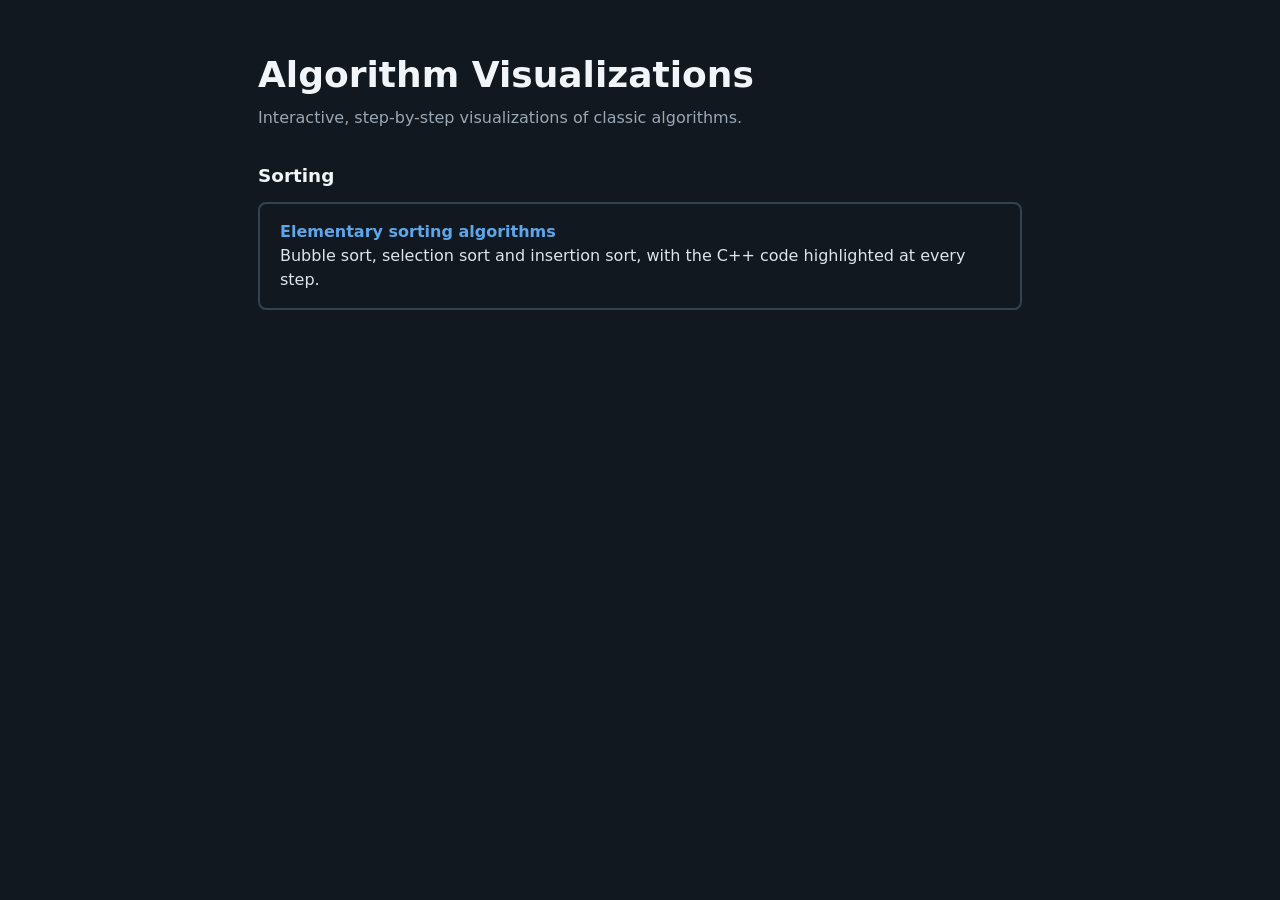
<file: index.html>
<!DOCTYPE html>
<html lang="en">
<head>
  <meta charset="utf-8">
  <meta name="viewport" content="width=device-width, initial-scale=1">
  <title>Algorithm Visualizations</title>
  <meta name="description" content="Interactive, step-by-step visualizations of classic algorithms.">
  <link rel="icon" href="data:,">
  <style>
    :root {
      color-scheme: dark;
      --ink: light-dark(#24303c, #dde4eb);
      --ink-strong: light-dark(#16324f, #f1f5f9);
      --muted: light-dark(#6b7885, #9aa7b4);
      --line: light-dark(#d5dde4, #34424f);
      --surface: light-dark(#ffffff, #12181f);
      --accent: light-dark(#1a63a9, #5ea6ea);
    }

    * { box-sizing: border-box; }

    body {
      margin: 0;
      background: var(--surface);
      color: var(--ink);
      font-family: "Segoe UI", system-ui, -apple-system, Roboto, Arial, sans-serif;
      line-height: 1.5;
    }

    main {
      max-width: 860px;
      margin: 0 auto;
      padding: clamp(1rem, 4vw, 3rem);
    }

    h1 { margin: 0 0 0.25rem; color: var(--ink-strong); font-size: clamp(1.5rem, 1.2rem + 1.5vw, 2.25rem); }
    h2 { margin: 2rem 0 0.75rem; color: var(--ink-strong); font-size: 1.15rem; }
    p { margin: 0; color: var(--muted); }

    ul {
      display: grid;
      gap: 0.75rem;
      margin: 0;
      padding: 0;
      list-style: none;
    }

    a {
      display: block;
      padding: 1rem 1.25rem;
      border: 2px solid var(--line);
      border-radius: 8px;
      color: inherit;
      text-decoration: none;
    }

    a:hover,
    a:focus-visible {
      border-color: var(--accent);
      outline: none;
    }

    a strong { display: block; color: var(--accent); }
  </style>
</head>
<body>
  <main>
    <h1>Algorithm Visualizations</h1>
    <p>Interactive, step-by-step visualizations of classic algorithms.</p>

    <h2>Sorting</h2>
    <ul>
      <li>
        <a href="sorting-elementary/">
          <strong>Elementary sorting algorithms</strong>
          Bubble sort, selection sort and insertion sort, with the C++ code highlighted at every step.
        </a>
      </li>
    </ul>
  </main>
</body>
</html>
</file>
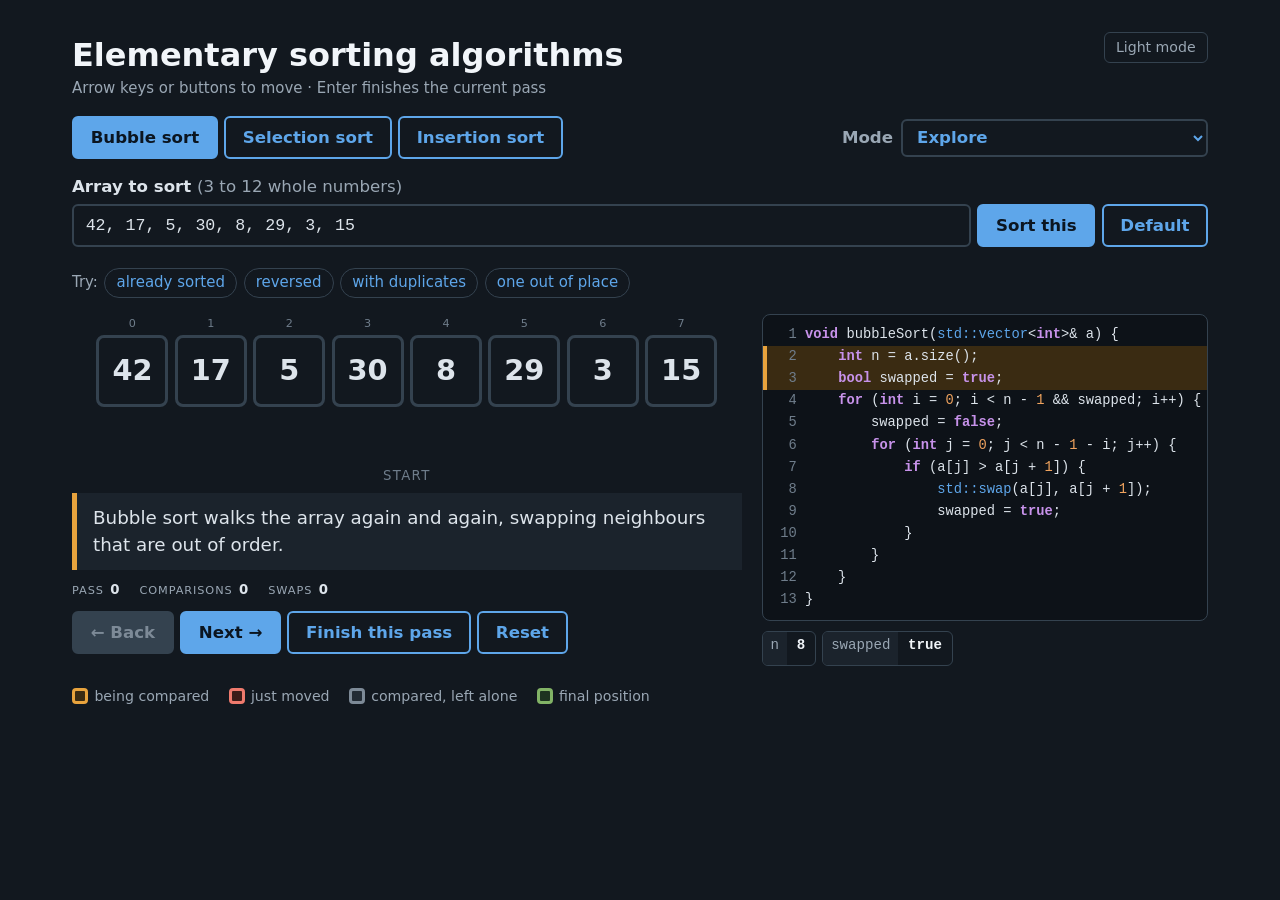
<file: sorting-elementary/index.html>
<!DOCTYPE html>
<html lang="en">
<head>
  <meta charset="utf-8">
  <meta name="viewport" content="width=device-width, initial-scale=1">
  <title>Elementary Sorting Algorithms</title>
  <meta name="description" content="Step through bubble sort, selection sort and insertion sort, with the C++ code highlighted at every step.">
  <link rel="icon" href="data:,">
  <link rel="stylesheet" href="styles.css">
  <script src="theme.js"></script>
</head>
<body>
  <main class="app">
    <header class="header">
      <div>
        <h1>Elementary sorting algorithms</h1>
        <p class="hint">Arrow keys or buttons to move &middot; Enter finishes the current pass</p>
      </div>
      <button type="button" class="theme-toggle" id="themeToggle">Light mode</button>
    </header>

    <div class="toolbar">
      <div class="tabs" role="group" aria-label="Algorithm">
        <button type="button" data-algorithm="bubble">Bubble sort</button>
        <button type="button" data-algorithm="selection">Selection sort</button>
        <button type="button" data-algorithm="insertion">Insertion sort</button>
      </div>

      <label class="mode">
        Mode
        <select id="modeSelect">
          <option value="explore">Explore</option>
          <option value="play">Practice: play the algorithm</option>
          <option value="code">Practice: complete the code</option>
        </select>
      </label>
    </div>

    <form class="input" id="arrayForm">
      <label for="arrayInput">Array to sort <span class="muted">(3 to 12 whole numbers)</span></label>
      <div class="input-row">
        <input id="arrayInput" type="text" inputmode="numeric" autocomplete="off" spellcheck="false">
        <button type="submit">Sort this</button>
        <button type="button" class="ghost" id="defaultButton">Default</button>
      </div>
      <p class="error" id="inputError" role="alert"></p>
      <div class="presets">
        <span class="muted">Try:</span>
        <button type="button" class="chip" data-preset="3, 5, 8, 15, 17, 29, 30, 42">already sorted</button>
        <button type="button" class="chip" data-preset="42, 30, 29, 17, 15, 8, 5, 3">reversed</button>
        <button type="button" class="chip" data-preset="17, 5, 30, 5, 17, 8, 30, 3">with duplicates</button>
        <button type="button" class="chip" data-preset="5, 8, 15, 3, 17, 29, 30, 42">one out of place</button>
      </div>
    </form>

    <div class="workspace">
      <section class="stage" aria-label="Array">
        <div class="challenge" id="challenge" hidden>
          <span class="challenge-title" id="challengeTitle"></span>
          <div class="challenge-actions">
            <button type="button" class="ghost small" id="challengePrev" aria-label="Previous challenge">&lsaquo;</button>
            <button type="button" class="ghost small" id="challengeNext" aria-label="Next challenge">&rsaquo;</button>
            <button type="button" class="ghost small" id="retryButton">Try another option</button>
          </div>
        </div>
        <div class="held" id="held">
          <span class="held-label">key</span>
          <span class="held-value" id="heldValue"></span>
        </div>
        <div class="track">
          <div class="array" id="array"></div>
          <div class="pointers" id="pointers" aria-hidden="true"></div>
        </div>

        <p class="phase" id="phase"></p>
        <p class="status" id="status" aria-live="polite"></p>

        <div class="question" id="question" hidden>
          <p class="question-prompt" id="questionPrompt"></p>
          <pre class="question-code" id="questionCode" hidden></pre>
          <div class="question-actions" id="questionActions"></div>
        </div>
        <p class="feedback" id="feedback" aria-live="polite" hidden></p>

        <dl class="meters">
          <div class="meter"><dt>Pass</dt><dd id="passValue">0</dd></div>
          <div class="meter"><dt>Comparisons</dt><dd id="comparisonsValue">0</dd></div>
          <div class="meter"><dt id="movesLabel">Swaps</dt><dd id="movesValue">0</dd></div>
          <div class="meter score" id="score" hidden>
            <dt>Correct</dt><dd id="correctValue">0</dd>
            <dt>Mistakes</dt><dd id="mistakesValue">0</dd>
          </div>
        </dl>

        <div class="controls">
          <button type="button" class="ghost" id="backButton">&larr; Back</button>
          <button type="button" id="nextButton">Next &rarr;</button>
          <button type="button" class="ghost" id="passButton">Finish this pass</button>
          <button type="button" class="ghost" id="resetButton">Reset</button>
        </div>
      </section>

      <section class="code-panel" aria-label="C++ code">
        <pre class="code" id="code"></pre>
        <dl class="variables" id="variables"></dl>
      </section>
    </div>

    <ul class="legend" id="legend">
      <li data-legend="compare"><span class="swatch compare"></span><span class="legend-label">being compared</span></li>
      <li data-legend="moved"><span class="swatch moved"></span><span class="legend-label">just moved</span></li>
      <li data-legend="same"><span class="swatch same"></span><span class="legend-label">compared, left alone</span></li>
      <li data-legend="current"><span class="swatch current"></span><span class="legend-label"></span></li>
      <li data-legend="sorted"><span class="swatch sorted"></span><span class="legend-label">sorted so far, may still shift</span></li>
      <li data-legend="final"><span class="swatch final"></span><span class="legend-label">final position</span></li>
    </ul>
  </main>

  <script src="practice.js"></script>
  <script src="challenge.js"></script>
  <script src="script.js"></script>
</body>
</html>
</file>
<file: sorting-elementary/styles.css>
/* ==========================================================================
   Tokens
   ========================================================================== */

/* Each color is light-dark(light value, dark value). The page is dark by
   default; the theme button sets data-theme="light" on <html> to switch. */
:root {
  color-scheme: dark;

  --ink: light-dark(#24303c, #dde4eb);
  --ink-strong: light-dark(#16324f, #f1f5f9);
  --muted: light-dark(#6b7885, #9aa7b4);
  --faint: light-dark(#9aa7b4, #6f7d8b);
  --line: light-dark(#d5dde4, #34424f);
  --surface: light-dark(#ffffff, #12181f);
  --surface-alt: light-dark(#f4f6f8, #1b232c);
  --code-bg: light-dark(#f8fafc, #0d1218);

  --accent: light-dark(#1a63a9, #5ea6ea);
  --accent-soft: light-dark(#e3eefb, #15304a);
  --on-accent: light-dark(#ffffff, #0b1520);
  --disabled-ink: light-dark(#ffffff, #7d8a97);

  --compare: light-dark(#e8a33d, #e8a33d);
  --compare-soft: light-dark(#fdf3e3, #3a2b12);
  --moved: light-dark(#c0392b, #ef7a6d);
  --moved-soft: light-dark(#fdecea, #3d1c18);
  --same: light-dark(#9aa7b4, #7d8a97);
  --same-soft: light-dark(#f2f4f6, #222b34);
  --current: light-dark(#1a63a9, #5ea6ea);
  --current-soft: light-dark(#e3eefb, #15304a);
  --final: light-dark(#82b366, #82b366);
  --final-soft: light-dark(#d5e8d4, #1d3320);
  --final-ink: light-dark(#3d6b2e, #a9dc8f);
  --pass-soft: light-dark(#f0f8ef, #172818);
  --sorted: light-dark(#7cb0a8, #6fb3a9);
  --sorted-soft: light-dark(#e8f4f2, #142f2c);
  --sorted-ink: light-dark(#35706a, #8fd3c8);

  --tok-keyword: light-dark(#8a3ab9, #c792ea);
  --tok-number: light-dark(#b35c00, #f0a35e);

  --radius: 8px;
  --font: "Segoe UI", system-ui, -apple-system, Roboto, Arial, sans-serif;
  --mono: ui-monospace, "Cascadia Code", Consolas, "Liberation Mono", monospace;
}

:root[data-theme="light"] { color-scheme: light; }

/* ==========================================================================
   Base
   ========================================================================== */

*,
*::before,
*::after {
  box-sizing: border-box;
}

body {
  margin: 0;
  background: var(--surface);
  color: var(--ink);
  font-family: var(--font);
  font-size: clamp(0.875rem, 0.8rem + 0.3vw, 1.05rem);
  line-height: 1.45;
}

h1,
p,
dl,
dd,
ul {
  margin: 0;
}

[hidden] {
  display: none !important;
}

.app {
  max-width: 1200px;
  margin: 0 auto;
  padding: clamp(0.75rem, 2.5vw, 2rem);
}

.muted {
  color: var(--muted);
  font-weight: 400;
}

/* ==========================================================================
   Buttons
   ========================================================================== */

button {
  font: inherit;
  font-weight: 600;
  padding: 0.45em 1em;
  border: 2px solid var(--accent);
  border-radius: 6px;
  background: var(--accent);
  color: var(--on-accent);
  cursor: pointer;
}

button.ghost,
.tabs button {
  background: var(--surface);
  color: var(--accent);
}

.tabs button[aria-pressed="true"] {
  background: var(--accent);
  color: var(--on-accent);
}

button:disabled {
  border-color: var(--line);
  background: var(--line);
  color: var(--disabled-ink);
  cursor: default;
}

button:focus-visible,
input:focus-visible,
select:focus-visible {
  outline: 3px solid var(--compare);
  outline-offset: 2px;
}

/* ==========================================================================
   Header, toolbar and input
   ========================================================================== */

.header {
  display: flex;
  justify-content: space-between;
  align-items: flex-start;
  gap: 0.75rem;
  margin-bottom: 1rem;
}

button.theme-toggle {
  flex: none;
  padding: 0.3em 0.8em;
  border-width: 1px;
  border-color: var(--line);
  background: var(--surface);
  color: var(--muted);
  font-weight: 500;
  font-size: 0.85em;
}

.header h1 {
  font-size: clamp(1.25rem, 1rem + 1.4vw, 2rem);
  color: var(--ink-strong);
}

.hint {
  color: var(--muted);
  font-size: 0.9em;
}

.toolbar {
  display: flex;
  flex-wrap: wrap;
  justify-content: space-between;
  gap: 0.75rem;
  margin-bottom: 1rem;
}

.tabs {
  display: flex;
  flex-wrap: wrap;
  gap: 0.4rem;
}

.mode {
  display: inline-flex;
  align-items: center;
  gap: 0.5rem;
  font-weight: 600;
  color: var(--muted);
}

.mode select {
  font: inherit;
  font-weight: 600;
  padding: 0.4em 0.6em;
  border: 2px solid var(--line);
  border-radius: 6px;
  background: var(--surface);
  color: var(--accent);
  cursor: pointer;
}

.input {
  margin-bottom: 1rem;
}

.input label {
  display: block;
  font-weight: 600;
  margin-bottom: 0.3rem;
}

.input-row {
  display: flex;
  flex-wrap: wrap;
  gap: 0.4rem;
}

.input-row input {
  flex: 1 1 12rem;
  min-width: 0;
  font: inherit;
  font-family: var(--mono);
  padding: 0.45em 0.7em;
  border: 2px solid var(--line);
  border-radius: 6px;
  background: var(--surface);
  color: var(--ink);
}

.error {
  min-height: 1.4em;
  color: var(--moved);
  font-size: 0.9em;
}

.presets {
  display: flex;
  flex-wrap: wrap;
  align-items: center;
  gap: 0.4rem;
  font-size: 0.9em;
}

button.chip {
  padding: 0.2em 0.75em;
  border-width: 1px;
  border-color: var(--line);
  border-radius: 999px;
  background: var(--surface);
  color: var(--accent);
  font-weight: 500;
}

/* ==========================================================================
   Layout
   ========================================================================== */

.workspace {
  display: grid;
  gap: 1.25rem;
  align-items: start;
}

@media (min-width: 860px) {
  .workspace {
    grid-template-columns: minmax(0, 3fr) minmax(0, 2fr);
  }
}

.stage {
  container-type: inline-size;
  min-width: 0;
}

/* ==========================================================================
   Array
   ========================================================================== */

/* Cells shrink to fit the stage, down to a readable minimum. Below that,
   the track scrolls sideways instead of making the numbers illegible.
   The side padding leaves room for the gap markers of practice mode. */
.track {
  --edge: 1rem;
  overflow-x: auto;
  padding: 0 var(--edge) 0.25rem;
}

.array,
.pointers {
  --gap: 0.4rem;
  --size: clamp(2.25rem, calc((100cqi - 2 * var(--edge) - (var(--count) - 1) * var(--gap)) / var(--count)), 4.5rem);
  display: flex;
  gap: var(--gap);
  width: max-content;
  margin-inline: auto;
}

.array {
  position: relative;
  padding-top: 1.3rem;
}

.cell {
  position: relative;
  display: flex;
  align-items: center;
  justify-content: center;
  width: var(--size);
  height: var(--size);
  border: 3px solid var(--line);
  border-radius: var(--radius);
  background: var(--surface);
  font-size: calc(var(--size) * min(0.4, 1.25 / var(--chars)));
  font-weight: 700;
  color: var(--ink);
  transition: background-color 0.15s, border-color 0.15s, opacity 0.15s, transform 0.15s;
}

.cell .index {
  position: absolute;
  top: -1.35rem;
  font-size: 0.7rem;
  font-weight: 400;
  color: var(--faint);
}

.cell.sorted  { border-color: var(--sorted); border-style: dashed; background: var(--sorted-soft); color: var(--sorted-ink); }
.cell.final   { border-color: var(--final); background: var(--final-soft); color: var(--final-ink); }
.cell.current { border-color: var(--current); background: var(--current-soft); color: var(--current); }
.cell.same    { border-color: var(--same); border-style: solid; background: var(--same-soft); color: var(--ink); }
.cell.moved   { border-color: var(--moved); border-style: solid; background: var(--moved-soft); color: var(--moved); }
.cell.compare { border-color: var(--compare); border-style: solid; background: var(--compare-soft); color: var(--ink); }

/* Complete the code: challenge bar, blank in the code and code options. */
.challenge {
  display: flex;
  flex-wrap: wrap;
  align-items: center;
  justify-content: space-between;
  gap: 0.5rem;
  margin-bottom: 0.5rem;
}

.challenge-title {
  font-size: 0.8em;
  letter-spacing: 0.08em;
  text-transform: uppercase;
  color: var(--muted);
}

.challenge-actions {
  display: flex;
  gap: 0.4rem;
}

button.small {
  padding: 0.2em 0.7em;
  font-size: 0.85em;
}

.blank {
  padding: 0 0.3em;
  border: 2px dashed var(--accent);
  border-radius: 4px;
  color: var(--accent);
}

.blank.is-filled {
  border-style: solid;
  background: var(--accent-soft);
}

.question-code {
  margin: 0 0 0.6rem;
  padding: 0.4rem 0.7rem;
  overflow-x: auto;
  border-radius: 6px;
  background: var(--code-bg);
  font-family: var(--mono);
  font-size: 0.85em;
}

button.code-option {
  font-family: var(--mono);
  font-weight: 500;
}

.feedback.is-note {
  color: var(--muted);
  font-weight: 500;
}

/* Practice answers: clickable cells and the gaps where a value can go. */
.cell.is-option {
  cursor: pointer;
}

.cell.is-option:hover,
.cell.is-option:focus-visible,
.array.is-pair:has(.is-option:hover) .cell.is-option {
  outline: 3px solid var(--accent);
  outline-offset: 2px;
  transform: translateY(-2px);
}

.cell.is-option:focus-visible {
  outline-color: var(--compare);
}

.cell.is-inactive {
  opacity: 0.4;
}

button.gap-marker {
  position: absolute;
  z-index: 1;
  top: 0.95rem;
  left: calc(var(--slot) * (var(--size) + var(--gap)) - var(--gap) / 2);
  width: 1.5rem;
  height: calc(var(--size) + 0.7rem);
  padding: 0;
  border: 0;
  background: transparent;
  transform: translateX(-50%);
}

.gap-marker::before,
.gap-marker::after {
  position: absolute;
  left: 50%;
  transform: translateX(-50%);
  opacity: 0.7;
  transition: opacity 0.15s, width 0.15s;
}

.gap-marker::before {
  content: "";
  top: 0;
  bottom: 0;
  width: 4px;
  border-radius: 2px;
  background: var(--accent);
}

.gap-marker::after {
  content: "\25BC";
  top: -0.75rem;
  font-size: 0.65rem;
  line-height: 1;
  color: var(--accent);
}

.gap-marker:hover::before,
.gap-marker:focus-visible::before {
  width: 8px;
  box-shadow: 0 0 0 3px var(--accent-soft);
}

.gap-marker:hover::before,
.gap-marker:hover::after,
.gap-marker:focus-visible::before,
.gap-marker:focus-visible::after {
  opacity: 1;
}

.gap-marker:focus-visible {
  outline: none;
}

.pointers {
  min-height: 2.6rem;
  margin-top: 0.35rem;
}

.slot {
  display: flex;
  flex-direction: column;
  align-items: center;
  width: var(--size);
  gap: 0.1rem;
}

.pointer {
  font-family: var(--mono);
  font-size: 0.75rem;
  font-weight: 700;
  color: var(--accent);
  white-space: nowrap;
}

.pointer::before {
  content: "\25B2";
  display: block;
  text-align: center;
  font-size: 0.6rem;
  line-height: 1;
}

.held {
  display: flex;
  justify-content: center;
  align-items: center;
  gap: 0.5rem;
  margin-bottom: 0.25rem;
}

.held.is-empty {
  visibility: hidden;
}

.held-label {
  font-family: var(--mono);
  font-weight: 700;
  color: var(--current);
}

.held-value {
  min-width: 3rem;
  padding: 0.2rem 0.6rem;
  border: 3px solid var(--current);
  border-radius: var(--radius);
  background: var(--current-soft);
  color: var(--current);
  font-size: 1.3em;
  font-weight: 700;
  text-align: center;
}

/* ==========================================================================
   Explanation and practice
   ========================================================================== */

.phase {
  min-height: 1.4em;
  margin-top: 0.5rem;
  text-align: center;
  font-size: 0.8em;
  letter-spacing: 0.1em;
  text-transform: uppercase;
  color: var(--faint);
}

.status,
.question {
  min-height: 3.6rem;
  margin: 0.5rem 0;
  padding: 0.75rem 1rem;
  border-left: 5px solid var(--compare);
  background: var(--surface-alt);
  font-size: 1.1em;
}

.status.is-moved { border-left-color: var(--moved); background: var(--moved-soft); }
.status.is-same  { border-left-color: var(--same); }
.status.is-pass  { border-left-color: var(--final); background: var(--pass-soft); }
.status.is-crash { border-left-color: var(--moved); background: var(--moved-soft); }

.question {
  border-left-color: var(--accent);
  background: var(--accent-soft);
}

.question-prompt {
  font-weight: 600;
  margin-bottom: 0.5rem;
}

.question-actions {
  display: flex;
  flex-wrap: wrap;
  gap: 0.5rem;
}

.question-actions:empty {
  display: none;
}

.feedback {
  margin: 0.25rem 0 0.5rem;
  font-weight: 600;
  color: var(--final-ink);
}

.feedback.is-wrong {
  color: var(--moved);
}

/* ==========================================================================
   Meters and controls
   ========================================================================== */

.meters {
  display: flex;
  flex-wrap: wrap;
  gap: 0.25rem 1.25rem;
  margin: 0.6rem 0 0.75rem;
  font-size: 0.8em;
  color: var(--muted);
}

.meter {
  display: flex;
  align-items: baseline;
  gap: 0.4rem;
}

.meter dt {
  font-size: 0.85em;
  letter-spacing: 0.08em;
  text-transform: uppercase;
}

.meter dd {
  margin: 0;
  font-weight: 700;
  font-variant-numeric: tabular-nums;
  color: var(--ink);
}

.meter.score dd + dt {
  margin-left: 0.6rem;
}

.controls {
  display: flex;
  flex-wrap: wrap;
  gap: 0.4rem;
}

/* ==========================================================================
   Code panel
   ========================================================================== */

.code-panel {
  min-width: 0;
}

.code {
  margin: 0;
  padding: 0.6rem 0;
  overflow-x: auto;
  border: 1px solid var(--line);
  border-radius: var(--radius);
  background: var(--code-bg);
  font-family: var(--mono);
  font-size: clamp(0.72rem, 0.66rem + 0.25vw, 0.9rem);
  line-height: 1.6;
}

.line {
  display: block;
  padding: 0 0.9rem 0 0;
  border-left: 4px solid transparent;
  white-space: pre;
}

.line::before {
  content: attr(data-line);
  display: inline-block;
  width: 2.2em;
  margin-right: 0.6em;
  text-align: right;
  color: var(--faint);
}

.line.active {
  border-left-color: var(--compare);
  background: var(--compare-soft);
}

.tok-keyword { color: var(--tok-keyword); font-weight: 600; }
.tok-library { color: var(--accent); }
.tok-number  { color: var(--tok-number); }

.variables {
  display: flex;
  flex-wrap: wrap;
  gap: 0.4rem;
  margin-top: 0.6rem;
  min-height: 2.2rem;
}

.variable {
  display: flex;
  border: 1px solid var(--line);
  border-radius: 6px;
  overflow: hidden;
  font-family: var(--mono);
  font-size: 0.85em;
}

.variable dt {
  padding: 0.2rem 0.5rem;
  background: var(--surface-alt);
  color: var(--muted);
}

.variable dd {
  padding: 0.2rem 0.6rem;
  font-weight: 700;
  color: var(--ink-strong);
}

/* ==========================================================================
   Legend
   ========================================================================== */

.legend {
  display: flex;
  flex-wrap: wrap;
  gap: 0.4rem 1.2rem;
  margin-top: 1.25rem;
  padding: 0;
  list-style: none;
  font-size: 0.85em;
  color: var(--muted);
}

.legend li {
  display: flex;
  align-items: center;
  gap: 0.4rem;
}

.swatch {
  width: 1rem;
  height: 1rem;
  border: 3px solid;
  border-radius: 4px;
}

.swatch.compare { border-color: var(--compare); background: var(--compare-soft); }
.swatch.moved   { border-color: var(--moved); background: var(--moved-soft); }
.swatch.same    { border-color: var(--same); background: var(--same-soft); }
.swatch.current { border-color: var(--current); background: var(--current-soft); }
.swatch.sorted  { border-color: var(--sorted); border-style: dashed; background: var(--sorted-soft); }
.swatch.final   { border-color: var(--final); background: var(--final-soft); }
</file>
